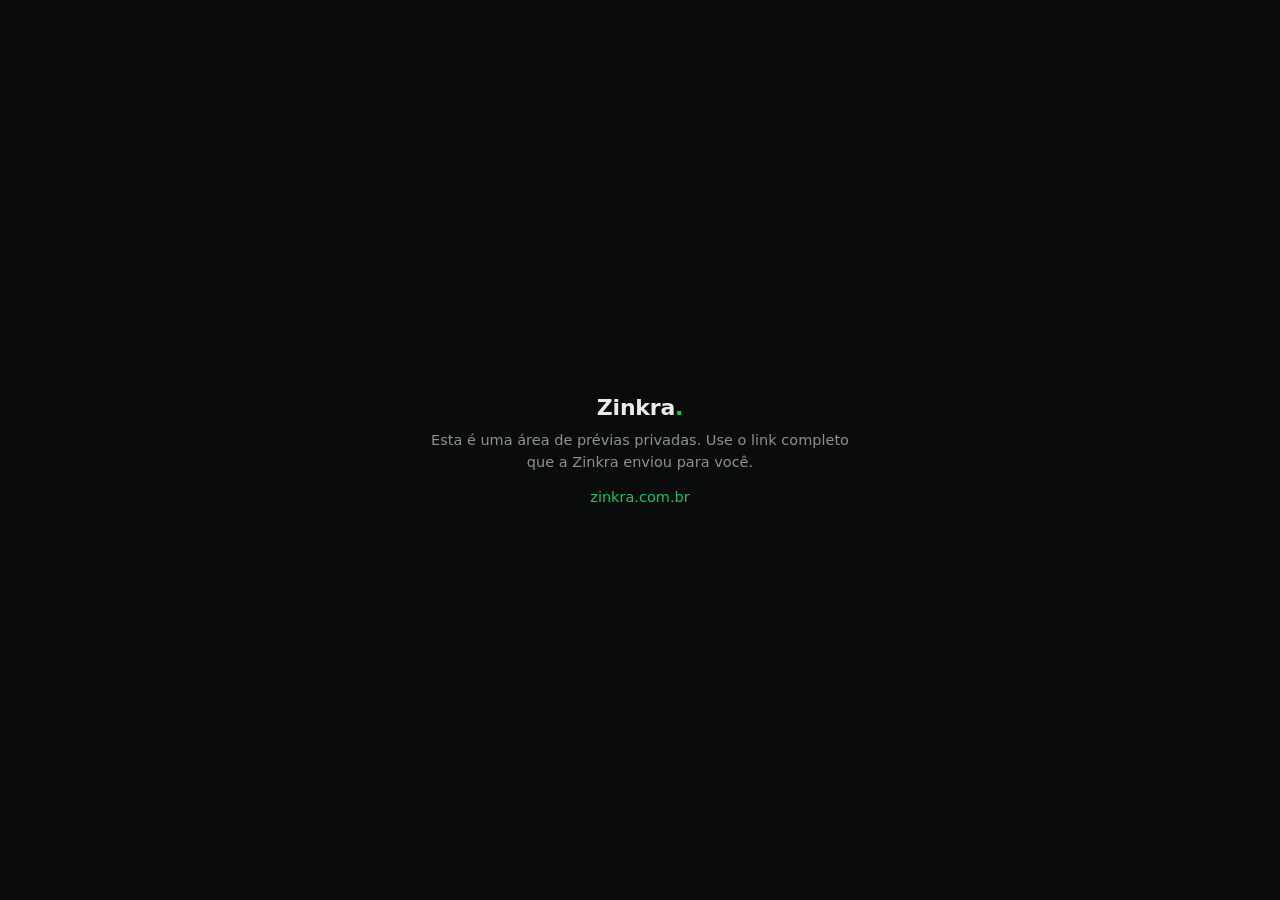
<file: index.html>
<!doctype html>
<html lang="pt-BR">
<head>
<meta charset="utf-8">
<meta name="viewport" content="width=device-width, initial-scale=1">
<meta name="robots" content="noindex, nofollow">
<title>Zinkra</title>
<style>
  body { margin: 0; min-height: 100vh; display: grid; place-items: center; background: #0A0C0B; color: #E8ECE9; font: 16px/1.5 system-ui, -apple-system, sans-serif; text-align: center; }
  main { width: min(440px, 100% - 32px); }
  b { display: block; font-size: 22px; letter-spacing: -.01em; margin-bottom: 6px; }
  b span { color: #15C45A; }
  p { margin: 0; color: #8A938E; font-size: 14.5px; }
  a { color: #15C45A; text-decoration: none; }
</style>
</head>
<body>
<main>
  <b>Zinkra<span>.</span></b>
  <p>Esta é uma área de prévias privadas. Use o link completo que a Zinkra enviou para você.</p>
  <p style="margin-top:14px"><a href="https://zinkra.com.br">zinkra.com.br</a></p>
</main>
</body>
</html>
</file>
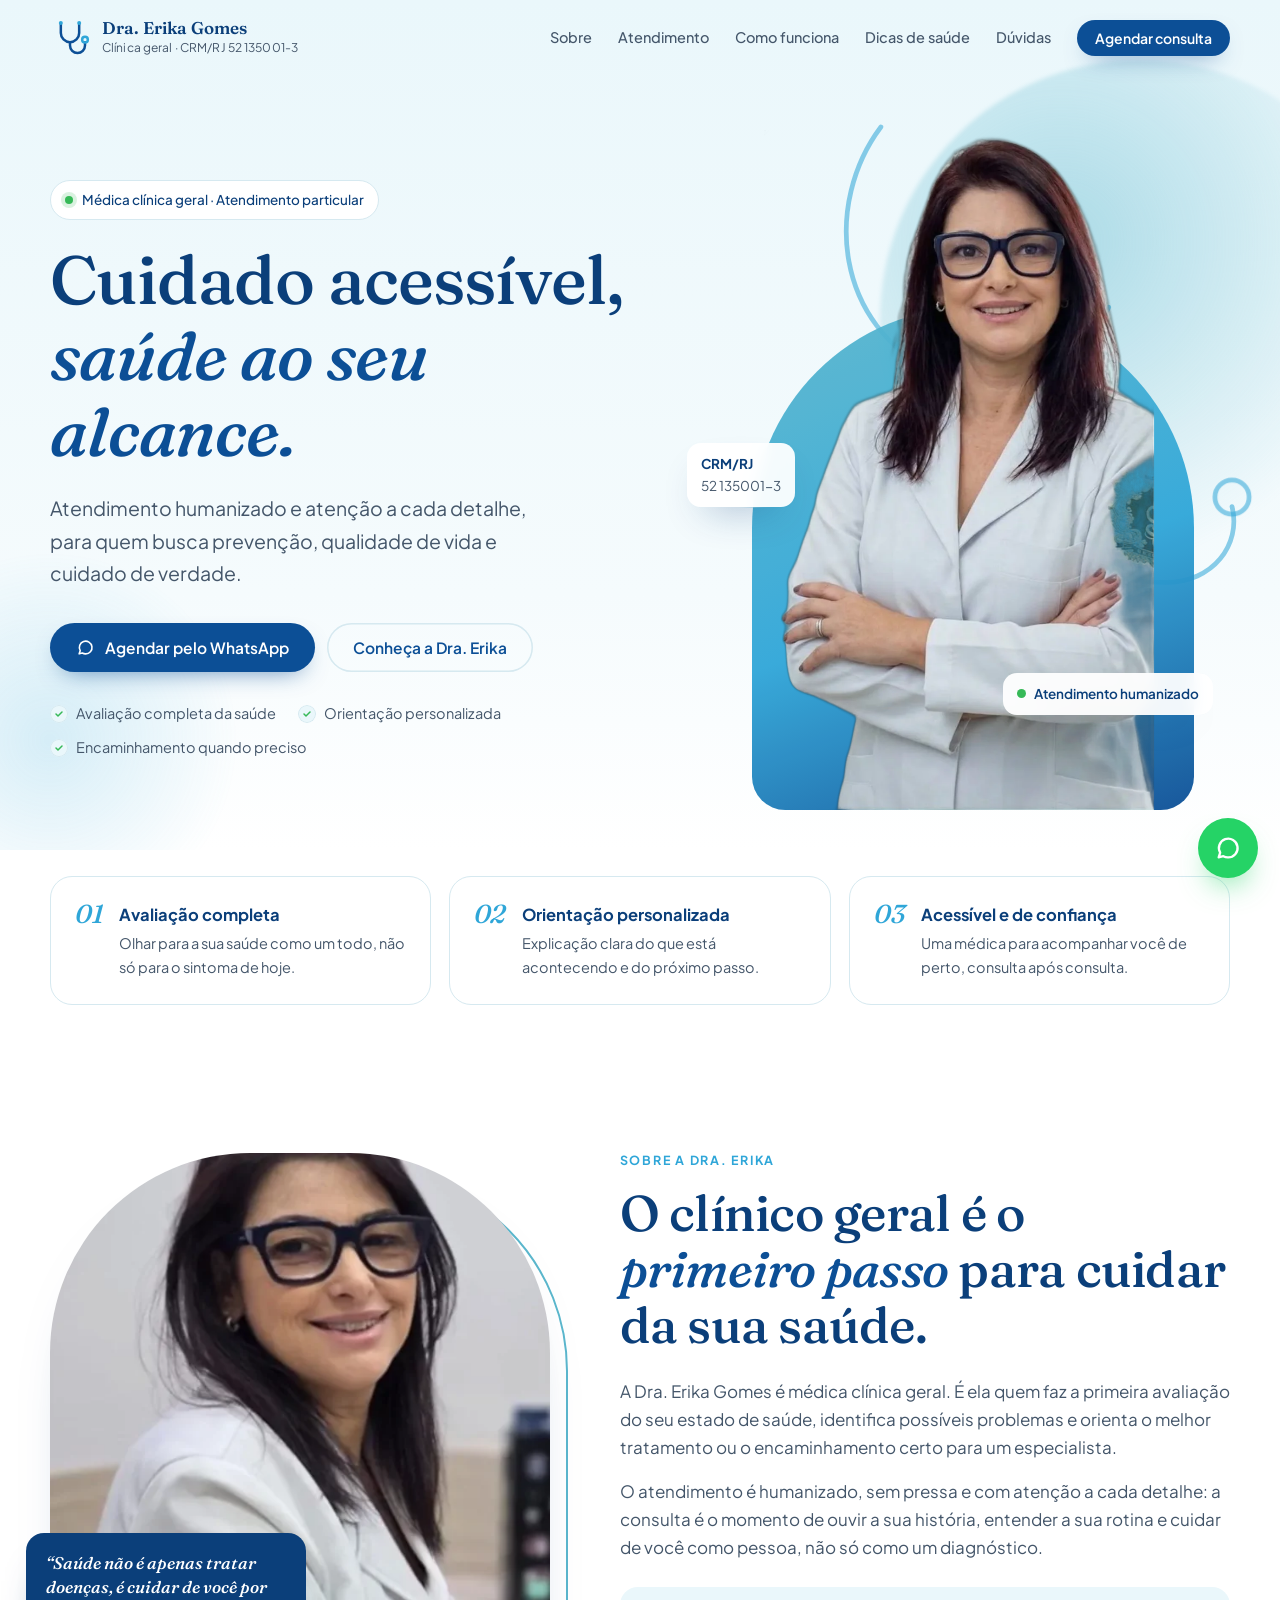
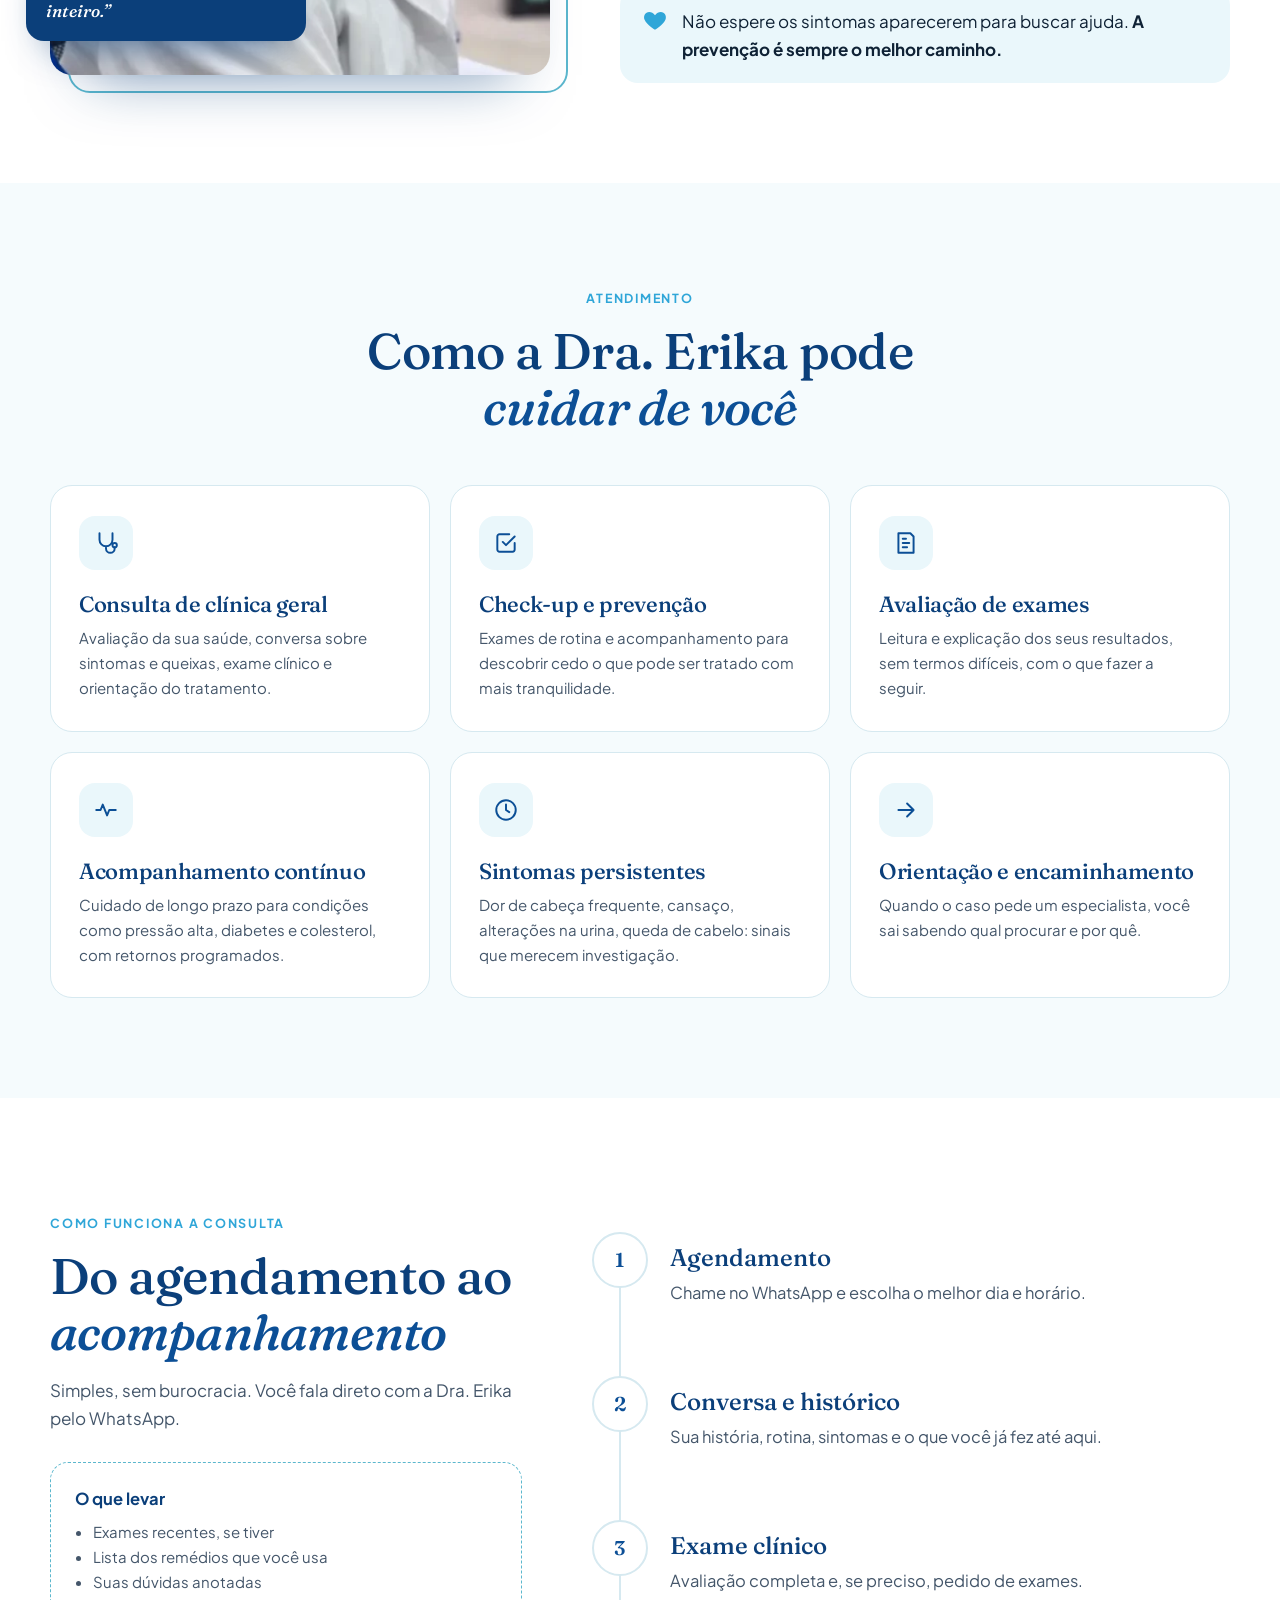
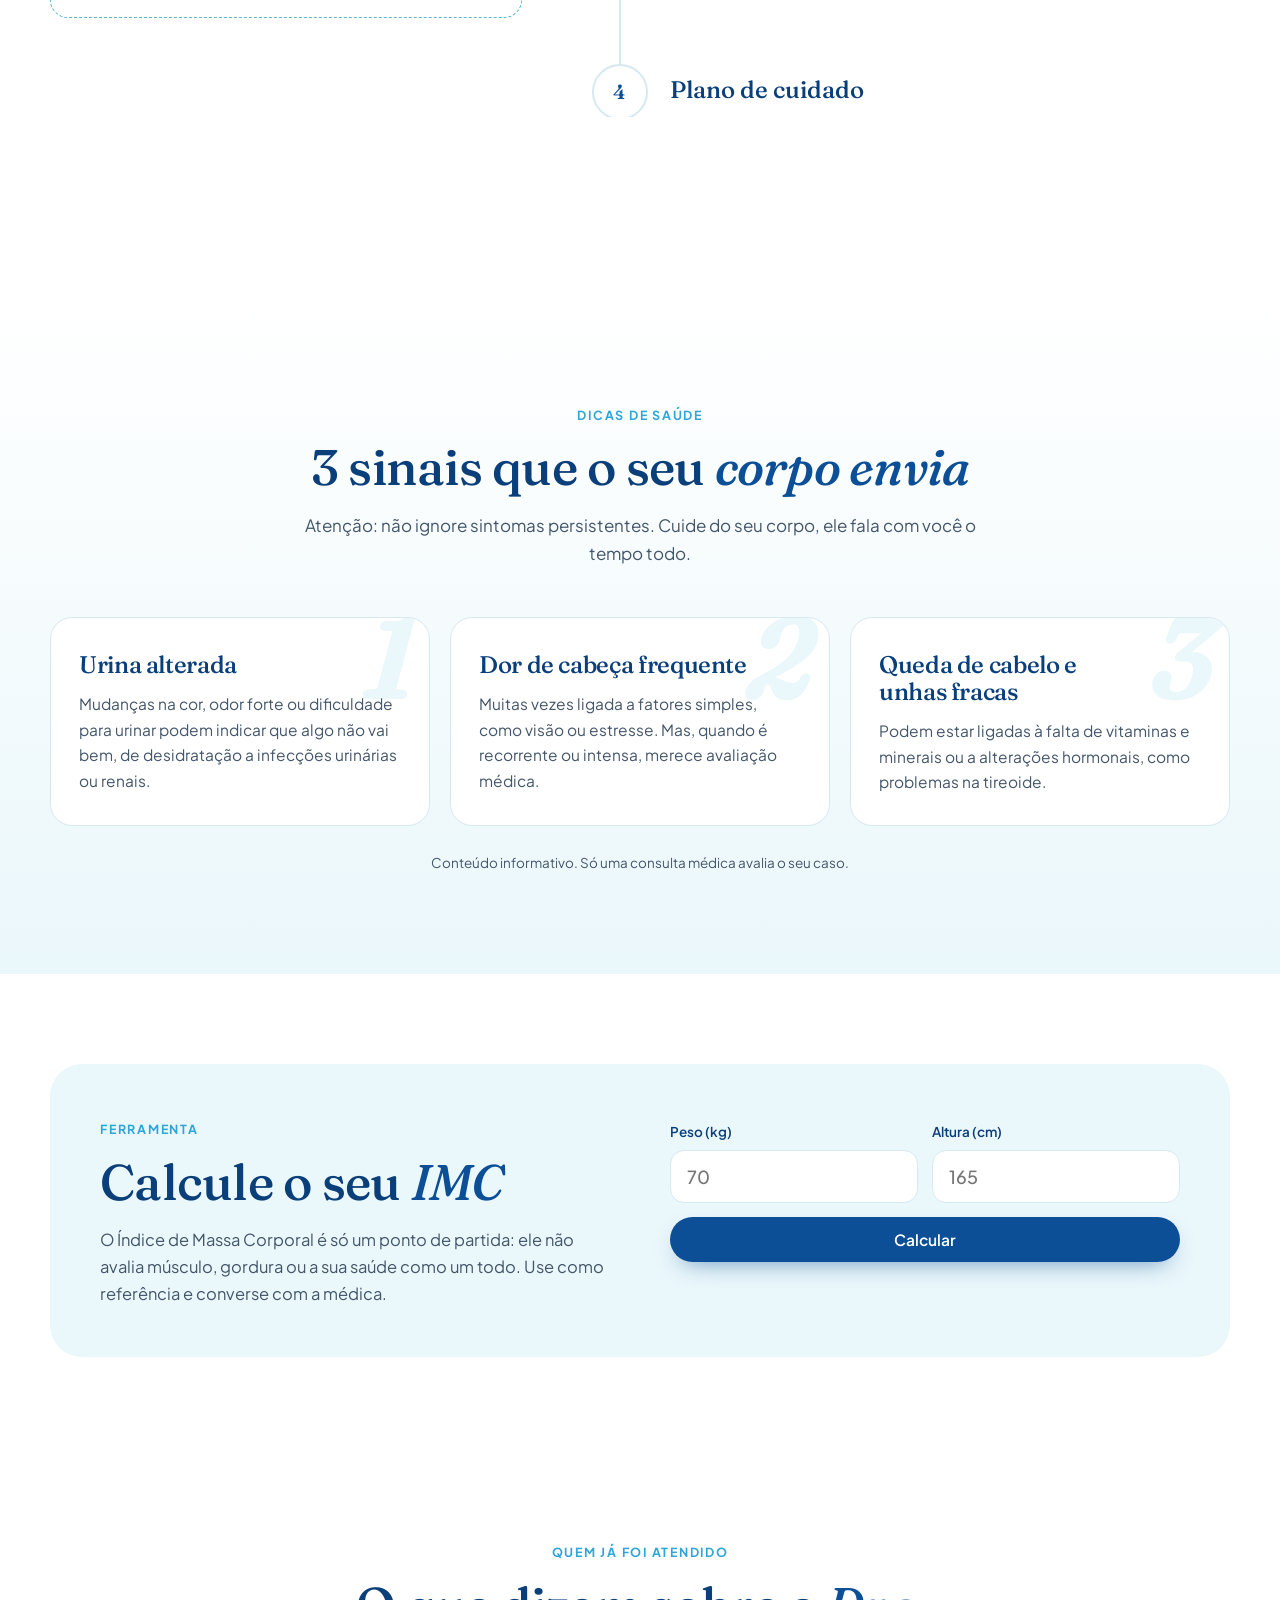
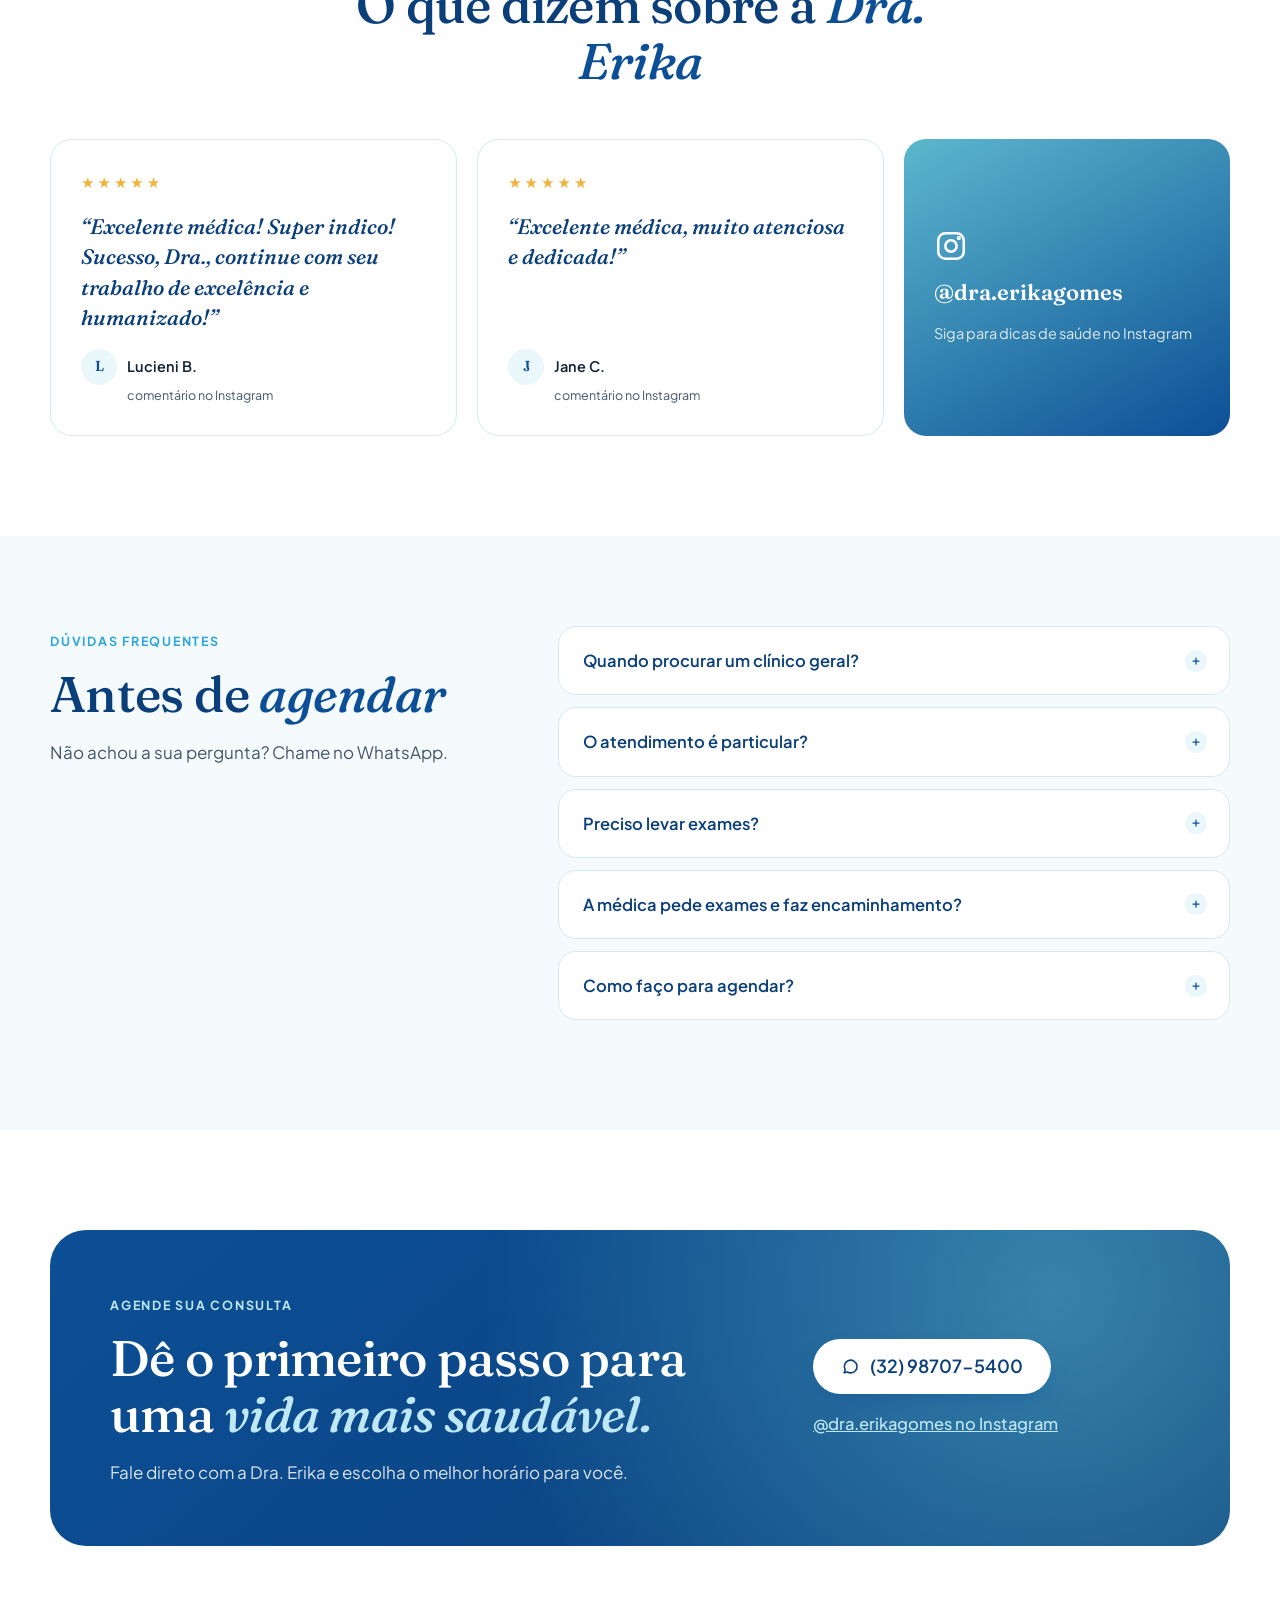
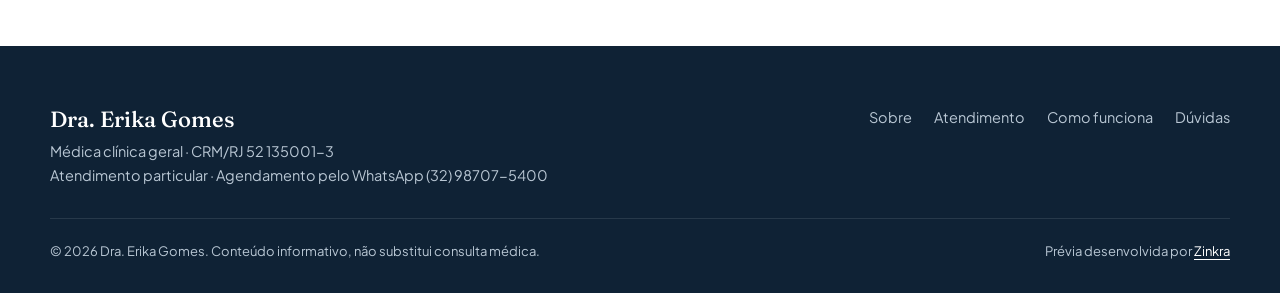
<file: dra-erika-gomes-4fbr/index.html>
<!doctype html>
<html lang="pt-BR">
<head>
<meta charset="utf-8">
<meta name="viewport" content="width=device-width, initial-scale=1">
<meta name="robots" content="noindex, nofollow">
<title>Dra. Erika Gomes · Médica clínica geral</title>
<meta name="description" content="Dra. Erika Gomes, médica clínica geral (CRM/RJ 52 135001-3). Atendimento humanizado, avaliação completa da saúde e orientação personalizada. Agende pelo WhatsApp.">
<meta property="og:title" content="Dra. Erika Gomes · Médica clínica geral">
<meta property="og:description" content="Cuidado acessível, saúde ao seu alcance. Agende sua consulta pelo WhatsApp.">
<meta property="og:image" content="img/og.jpg">
<meta name="theme-color" content="#0C4F96">
<link rel="icon" href="favicon.svg" type="image/svg+xml">
<link rel="preload" href="fonts/fraunces-latin-500-normal.woff2" as="font" type="font/woff2" crossorigin>
<link rel="preload" href="fonts/plus-jakarta-sans-latin-400-normal.woff2" as="font" type="font/woff2" crossorigin>
<link rel="preload" href="img/erika-hero.webp" as="image" type="image/webp">
<link rel="stylesheet" href="style.css">
</head>
<body>
<a class="skip" href="#conteudo">Pular para o conteúdo</a>

<header class="top" id="top">
  <div class="wrap top-in">
    <a class="brand" href="#inicio" aria-label="Dra. Erika Gomes, início">
      <svg class="brand-mark" viewBox="0 0 48 48" aria-hidden="true"><path d="M13 7v11a11 11 0 0 0 22 0V7" /><circle cx="13" cy="6" r="2.4" /><circle cx="35" cy="6" r="2.4" /><path d="M24 29v4a9 9 0 0 0 18 0v-4" /><circle cx="42" cy="26" r="3.4" /></svg>
      <span><b>Dra. Erika Gomes</b><small>Clínica geral · CRM/RJ 52 135001-3</small></span>
    </a>
    <nav class="nav" id="nav" aria-label="Menu principal">
      <a href="#sobre">Sobre</a>
      <a href="#atendimento">Atendimento</a>
      <a href="#consulta">Como funciona</a>
      <a href="#dicas">Dicas de saúde</a>
      <a href="#duvidas">Dúvidas</a>
      <a class="btn btn-sm nav-cta" href="https://wa.me/5532987075400?text=Ol%C3%A1%2C%20Dra.%20Erika!%20Gostaria%20de%20agendar%20uma%20consulta." target="_blank" rel="noopener">Agendar consulta</a>
    </nav>
    <button class="burger" id="burger" type="button" aria-label="Abrir menu" aria-expanded="false" aria-controls="nav"><span></span><span></span></button>
  </div>
</header>

<main id="conteudo">
  <!-- HERO -->
  <section class="hero" id="inicio">
    <div class="blob b1" aria-hidden="true"></div>
    <div class="blob b2" aria-hidden="true"></div>
    <div class="wrap hero-in">
      <div class="hero-txt">
        <span class="tag rv"><i></i>Médica clínica geral · Atendimento particular</span>
        <h1 class="rv">Cuidado acessível,<br><em>saúde ao seu alcance.</em></h1>
        <p class="lead rv">Atendimento humanizado e atenção a cada detalhe, para quem busca prevenção, qualidade de vida e cuidado de verdade.</p>
        <div class="hero-cta rv">
          <a class="btn" href="https://wa.me/5532987075400?text=Ol%C3%A1%2C%20Dra.%20Erika!%20Gostaria%20de%20agendar%20uma%20consulta." target="_blank" rel="noopener">
            <svg viewBox="0 0 24 24" aria-hidden="true"><path d="M4 20l1.3-4A8 8 0 1 1 12 20a8 8 0 0 1-4-1z" /></svg>Agendar pelo WhatsApp
          </a>
          <a class="btn btn-ghost" href="#sobre">Conheça a Dra. Erika</a>
        </div>
        <ul class="hero-points rv">
          <li>Avaliação completa da saúde</li>
          <li>Orientação personalizada</li>
          <li>Encaminhamento quando preciso</li>
        </ul>
      </div>
      <div class="hero-pic">
        <svg class="steth" viewBox="0 0 520 620" aria-hidden="true">
          <path class="steth-line" d="M120 40 C 60 120, 70 250, 180 300 C 260 336, 330 300, 360 230 M 180 300 C 200 420, 300 520, 420 520 C 470 520, 500 480, 490 440" />
          <circle class="steth-dot" cx="490" cy="430" r="18" />
        </svg>
        <div class="pic-ring" aria-hidden="true"></div>
        <picture>
          <source media="(max-width: 700px)" srcset="img/erika-hero-sm.webp">
          <img class="pic" src="img/erika-hero.webp" width="720" height="1256" alt="Dra. Erika Gomes de jaleco branco, sorrindo, com os braços cruzados">
        </picture>
        <div class="chip chip-crm"><b>CRM/RJ</b>52 135001-3</div>
        <div class="chip chip-care"><span class="pulse-dot"></span>Atendimento humanizado</div>
      </div>
    </div>
  </section>

  <!-- PILARES -->
  <section class="pillars">
    <div class="wrap pillars-in">
      <div class="pillar rv"><span class="pi">01</span><div><b>Avaliação completa</b><p>Olhar para a sua saúde como um todo, não só para o sintoma de hoje.</p></div></div>
      <div class="pillar rv"><span class="pi">02</span><div><b>Orientação personalizada</b><p>Explicação clara do que está acontecendo e do próximo passo.</p></div></div>
      <div class="pillar rv"><span class="pi">03</span><div><b>Acessível e de confiança</b><p>Uma médica para acompanhar você de perto, consulta após consulta.</p></div></div>
    </div>
  </section>

  <!-- SOBRE -->
  <section class="about" id="sobre">
    <div class="wrap about-in">
      <figure class="about-pic rv">
        <img src="img/erika-consultorio.webp" width="590" height="616" loading="lazy" alt="Dra. Erika Gomes no consultório, sorrindo">
        <figcaption>“Saúde não é apenas tratar doenças, é cuidar de você por inteiro.”</figcaption>
      </figure>
      <div class="about-txt">
        <span class="eyebrow rv">Sobre a Dra. Erika</span>
        <h2 class="rv">O clínico geral é o <em>primeiro passo</em> para cuidar da sua saúde.</h2>
        <p class="rv">A Dra. Erika Gomes é médica clínica geral. É ela quem faz a primeira avaliação do seu estado de saúde, identifica possíveis problemas e orienta o melhor tratamento ou o encaminhamento certo para um especialista.</p>
        <p class="rv">O atendimento é humanizado, sem pressa e com atenção a cada detalhe: a consulta é o momento de ouvir a sua história, entender a sua rotina e cuidar de você como pessoa, não só como um diagnóstico.</p>
        <div class="about-quote rv">
          <svg viewBox="0 0 24 24" aria-hidden="true"><path d="M12 21s-7.5-4.6-9.6-9.3C.9 8.3 3 4.5 6.7 4.5c2 0 3.6 1.1 5.3 3 1.7-1.9 3.3-3 5.3-3 3.7 0 5.8 3.8 4.3 7.2C19.5 16.4 12 21 12 21z" /></svg>
          <p>Não espere os sintomas aparecerem para buscar ajuda. <b>A prevenção é sempre o melhor caminho.</b></p>
        </div>
      </div>
    </div>
  </section>

  <!-- ATENDIMENTO -->
  <section class="services" id="atendimento">
    <div class="wrap">
      <div class="sec-head">
        <span class="eyebrow rv">Atendimento</span>
        <h2 class="rv">Como a Dra. Erika pode <em>cuidar de você</em></h2>
      </div>
      <div class="cards">
        <article class="card rv">
          <span class="ic"><svg viewBox="0 0 24 24"><path d="M6 3v6a6 6 0 0 0 12 0V3M12 15v2a4 4 0 0 0 8 0v-1" /><circle cx="20" cy="14" r="2" /></svg></span>
          <h3>Consulta de clínica geral</h3>
          <p>Avaliação da sua saúde, conversa sobre sintomas e queixas, exame clínico e orientação do tratamento.</p>
        </article>
        <article class="card rv">
          <span class="ic"><svg viewBox="0 0 24 24"><path d="M9 11l3 3 8-8" /><path d="M20 12v6a2 2 0 0 1-2 2H6a2 2 0 0 1-2-2V6a2 2 0 0 1 2-2h9" /></svg></span>
          <h3>Check-up e prevenção</h3>
          <p>Exames de rotina e acompanhamento para descobrir cedo o que pode ser tratado com mais tranquilidade.</p>
        </article>
        <article class="card rv">
          <span class="ic"><svg viewBox="0 0 24 24"><path d="M8 3h8l3 3v15H5V3z" /><path d="M9 12h6M9 16h4M9 8h3" /></svg></span>
          <h3>Avaliação de exames</h3>
          <p>Leitura e explicação dos seus resultados, sem termos difíceis, com o que fazer a seguir.</p>
        </article>
        <article class="card rv">
          <span class="ic"><svg viewBox="0 0 24 24"><path d="M3 12h4l2-5 4 10 2-5h6" /></svg></span>
          <h3>Acompanhamento contínuo</h3>
          <p>Cuidado de longo prazo para condições como pressão alta, diabetes e colesterol, com retornos programados.</p>
        </article>
        <article class="card rv">
          <span class="ic"><svg viewBox="0 0 24 24"><circle cx="12" cy="12" r="9" /><path d="M12 7v5l3 2" /></svg></span>
          <h3>Sintomas persistentes</h3>
          <p>Dor de cabeça frequente, cansaço, alterações na urina, queda de cabelo: sinais que merecem investigação.</p>
        </article>
        <article class="card rv">
          <span class="ic"><svg viewBox="0 0 24 24"><path d="M5 12h14M13 6l6 6-6 6" /></svg></span>
          <h3>Orientação e encaminhamento</h3>
          <p>Quando o caso pede um especialista, você sai sabendo qual procurar e por quê.</p>
        </article>
      </div>
    </div>
  </section>

  <!-- COMO FUNCIONA -->
  <section class="steps-sec" id="consulta">
    <div class="wrap steps-in">
      <div class="sec-head left">
        <span class="eyebrow rv">Como funciona a consulta</span>
        <h2 class="rv">Do agendamento ao <em>acompanhamento</em></h2>
        <p class="rv">Simples, sem burocracia. Você fala direto com a Dra. Erika pelo WhatsApp.</p>
        <div class="bring rv">
          <b>O que levar</b>
          <ul>
            <li>Exames recentes, se tiver</li>
            <li>Lista dos remédios que você usa</li>
            <li>Suas dúvidas anotadas</li>
          </ul>
        </div>
      </div>
      <ol class="steps" id="steps">
        <li class="step rv"><span class="n">1</span><div><b>Agendamento</b><p>Chame no WhatsApp e escolha o melhor dia e horário.</p></div></li>
        <li class="step rv"><span class="n">2</span><div><b>Conversa e histórico</b><p>Sua história, rotina, sintomas e o que você já fez até aqui.</p></div></li>
        <li class="step rv"><span class="n">3</span><div><b>Exame clínico</b><p>Avaliação completa e, se preciso, pedido de exames.</p></div></li>
        <li class="step rv"><span class="n">4</span><div><b>Plano de cuidado</b><p>Orientação clara, tratamento ou encaminhamento, e o retorno combinado.</p></div></li>
      </ol>
    </div>
  </section>

  <!-- DICAS -->
  <section class="tips" id="dicas">
    <div class="wrap">
      <div class="sec-head">
        <span class="eyebrow rv">Dicas de saúde</span>
        <h2 class="rv">3 sinais que o seu <em>corpo envia</em></h2>
        <p class="rv">Atenção: não ignore sintomas persistentes. Cuide do seu corpo, ele fala com você o tempo todo.</p>
      </div>
      <div class="tip-grid">
        <article class="tip rv">
          <span class="tip-n">1</span>
          <h3>Urina alterada</h3>
          <p>Mudanças na cor, odor forte ou dificuldade para urinar podem indicar que algo não vai bem, de desidratação a infecções urinárias ou renais.</p>
        </article>
        <article class="tip rv">
          <span class="tip-n">2</span>
          <h3>Dor de cabeça frequente</h3>
          <p>Muitas vezes ligada a fatores simples, como visão ou estresse. Mas, quando é recorrente ou intensa, merece avaliação médica.</p>
        </article>
        <article class="tip rv">
          <span class="tip-n">3</span>
          <h3>Queda de cabelo e unhas fracas</h3>
          <p>Podem estar ligadas à falta de vitaminas e minerais ou a alterações hormonais, como problemas na tireoide.</p>
        </article>
      </div>
      <p class="tip-note rv">Conteúdo informativo. Só uma consulta médica avalia o seu caso.</p>
    </div>
  </section>

  <!-- IMC -->
  <section class="tool" id="imc">
    <div class="wrap tool-in">
      <div>
        <span class="eyebrow rv">Ferramenta</span>
        <h2 class="rv">Calcule o seu <em>IMC</em></h2>
        <p class="rv">O Índice de Massa Corporal é só um ponto de partida: ele não avalia músculo, gordura ou a sua saúde como um todo. Use como referência e converse com a médica.</p>
      </div>
      <form class="imc rv" id="imc-form" novalidate>
        <label>Peso (kg)<input id="imc-p" type="number" inputmode="decimal" min="20" max="350" step="0.1" placeholder="70" required></label>
        <label>Altura (cm)<input id="imc-a" type="number" inputmode="decimal" min="100" max="230" step="1" placeholder="165" required></label>
        <button class="btn" type="submit">Calcular</button>
        <output id="imc-out" aria-live="polite"></output>
      </form>
    </div>
  </section>

  <!-- DEPOIMENTOS -->
  <section class="reviews">
    <div class="wrap">
      <div class="sec-head">
        <span class="eyebrow rv">Quem já foi atendido</span>
        <h2 class="rv">O que dizem sobre a <em>Dra. Erika</em></h2>
      </div>
      <div class="rev-grid">
        <blockquote class="rev rv">
          <div class="stars" aria-label="Comentário positivo">★★★★★</div>
          <p>“Excelente médica! Super indico! Sucesso, Dra., continue com seu trabalho de excelência e humanizado!”</p>
          <footer><span class="av">L</span>Lucieni B.<small>comentário no Instagram</small></footer>
        </blockquote>
        <blockquote class="rev rv">
          <div class="stars" aria-label="Comentário positivo">★★★★★</div>
          <p>“Excelente médica, muito atenciosa e dedicada!”</p>
          <footer><span class="av">J</span>Jane C.<small>comentário no Instagram</small></footer>
        </blockquote>
        <a class="rev rev-ig rv" href="https://www.instagram.com/dra.erikagomes/" target="_blank" rel="noopener">
          <svg viewBox="0 0 24 24" aria-hidden="true"><rect x="3" y="3" width="18" height="18" rx="5" /><circle cx="12" cy="12" r="4" /><circle cx="17.5" cy="6.5" r=".6" /></svg>
          <b>@dra.erikagomes</b>
          <span>Siga para dicas de saúde no Instagram</span>
        </a>
      </div>
    </div>
  </section>

  <!-- FAQ -->
  <section class="faq" id="duvidas">
    <div class="wrap faq-in">
      <div class="sec-head left">
        <span class="eyebrow rv">Dúvidas frequentes</span>
        <h2 class="rv">Antes de <em>agendar</em></h2>
        <p class="rv">Não achou a sua pergunta? Chame no WhatsApp.</p>
      </div>
      <div class="acc">
        <details class="rv"><summary>Quando procurar um clínico geral?</summary><p>Sempre que precisar de uma primeira avaliação: sintomas novos ou que não passam, check-up de rotina, exames para entender, ou quando você não sabe qual especialista procurar.</p></details>
        <details class="rv"><summary>O atendimento é particular?</summary><p>Sim, a Dra. Erika atende de forma particular. Valores e formas de pagamento são informados no agendamento pelo WhatsApp.</p></details>
        <details class="rv"><summary>Preciso levar exames?</summary><p>Se você tiver exames recentes, leve. Também ajuda levar a lista dos remédios que usa. Se não tiver nada, tudo bem: a consulta começa do zero.</p></details>
        <details class="rv"><summary>A médica pede exames e faz encaminhamento?</summary><p>Sim. Se for preciso investigar melhor, ela solicita os exames. E, se o caso pedir, encaminha para o especialista certo.</p></details>
        <details class="rv"><summary>Como faço para agendar?</summary><p>Pelo WhatsApp (32) 98707-5400. É só mandar uma mensagem com o seu nome e o melhor período para você.</p></details>
      </div>
    </div>
  </section>

  <!-- CONTATO -->
  <section class="contact" id="contato">
    <div class="wrap">
      <div class="contact-card rv">
        <div>
          <span class="eyebrow light">Agende sua consulta</span>
          <h2>Dê o primeiro passo para uma <em>vida mais saudável.</em></h2>
          <p>Fale direto com a Dra. Erika e escolha o melhor horário para você.</p>
        </div>
        <div class="contact-actions">
          <a class="btn btn-light" href="https://wa.me/5532987075400?text=Ol%C3%A1%2C%20Dra.%20Erika!%20Gostaria%20de%20agendar%20uma%20consulta." target="_blank" rel="noopener">
            <svg viewBox="0 0 24 24" aria-hidden="true"><path d="M4 20l1.3-4A8 8 0 1 1 12 20a8 8 0 0 1-4-1z" /></svg>(32) 98707-5400
          </a>
          <a class="link-light" href="https://www.instagram.com/dra.erikagomes/" target="_blank" rel="noopener">@dra.erikagomes no Instagram</a>
        </div>
      </div>
    </div>
  </section>
</main>

<footer class="foot">
  <div class="wrap foot-in">
    <div>
      <b>Dra. Erika Gomes</b>
      <p>Médica clínica geral · CRM/RJ 52 135001-3</p>
      <p>Atendimento particular · Agendamento pelo WhatsApp (32) 98707-5400</p>
    </div>
    <nav aria-label="Rodapé">
      <a href="#sobre">Sobre</a><a href="#atendimento">Atendimento</a><a href="#consulta">Como funciona</a><a href="#duvidas">Dúvidas</a>
    </nav>
  </div>
  <div class="wrap foot-bottom">
    <span>© 2026 Dra. Erika Gomes. Conteúdo informativo, não substitui consulta médica.</span>
    <span>Prévia desenvolvida por <a href="https://zinkra.com.br" target="_blank" rel="noopener">Zinkra</a></span>
  </div>
</footer>

<a class="wa-float" href="https://wa.me/5532987075400?text=Ol%C3%A1%2C%20Dra.%20Erika!%20Gostaria%20de%20agendar%20uma%20consulta." target="_blank" rel="noopener" aria-label="Agendar pelo WhatsApp">
  <svg viewBox="0 0 24 24" aria-hidden="true"><path d="M4 20l1.3-4A8 8 0 1 1 12 20a8 8 0 0 1-4-1z" /></svg>
</a>
<button class="to-top" id="to-top" type="button" aria-label="Voltar ao topo"><svg viewBox="0 0 24 24"><path d="M12 19V5M6 11l6-6 6 6" /></svg></button>

<script src="main.js" defer></script>
</body>
</html>
</file>
<file: dra-erika-gomes-4fbr/style.css>
@font-face { font-family: 'Fraunces'; src: url('fonts/fraunces-latin-500-normal.woff2') format('woff2'); font-weight: 500; font-display: swap; }
@font-face { font-family: 'Fraunces'; src: url('fonts/fraunces-latin-500-italic.woff2') format('woff2'); font-weight: 500; font-style: italic; font-display: swap; }
@font-face { font-family: 'Fraunces'; src: url('fonts/fraunces-latin-600-normal.woff2') format('woff2'); font-weight: 600; font-display: swap; }
@font-face { font-family: 'Jakarta'; src: url('fonts/plus-jakarta-sans-latin-400-normal.woff2') format('woff2'); font-weight: 400; font-display: swap; }
@font-face { font-family: 'Jakarta'; src: url('fonts/plus-jakarta-sans-latin-500-normal.woff2') format('woff2'); font-weight: 500; font-display: swap; }
@font-face { font-family: 'Jakarta'; src: url('fonts/plus-jakarta-sans-latin-600-normal.woff2') format('woff2'); font-weight: 600; font-display: swap; }
@font-face { font-family: 'Jakarta'; src: url('fonts/plus-jakarta-sans-latin-700-normal.woff2') format('woff2'); font-weight: 700; font-display: swap; }

:root {
  --navy: #0B3F7A;
  --blue: #0C4F96;
  --sky: #2FA6D8;
  --teal: #5BB7CD;
  --mist: #EAF7FB;
  --mist-2: #F5FBFD;
  --ink: #0F2235;
  --ink-2: #44566A;
  --line: #D6E9F0;
  --green: #36B957;
  --white: #fff;
  --r: 22px;
  --ease: cubic-bezier(.22, .8, .24, 1);
  --serif: 'Fraunces', Georgia, serif;
  --sans: 'Jakarta', system-ui, -apple-system, 'Segoe UI', sans-serif;
}
* { box-sizing: border-box; }
html { scroll-behavior: smooth; scroll-padding-top: 84px; }
body { margin: 0; background: var(--white); color: var(--ink); font: 400 16.5px/1.65 var(--sans); -webkit-font-smoothing: antialiased; overflow-x: hidden; }
img { display: block; max-width: 100%; height: auto; }
a { color: inherit; }
h1, h2, h3 { font-family: var(--serif); font-weight: 500; line-height: 1.12; margin: 0; letter-spacing: -0.015em; }
h1 em, h2 em { font-style: italic; color: var(--blue); }
p { margin: 0; }
.wrap { width: min(1180px, 100% - 40px); margin: 0 auto; }
.skip { position: absolute; left: -9999px; }
.skip:focus { left: 16px; top: 12px; z-index: 100; background: var(--navy); color: #fff; padding: 8px 14px; border-radius: 8px; }
:focus-visible { outline: 3px solid var(--sky); outline-offset: 3px; border-radius: 6px; }

/* botões */
.btn { display: inline-flex; align-items: center; gap: 10px; padding: 15px 26px; border-radius: 999px; background: var(--blue); color: #fff; font: 600 15.5px/1 var(--sans); text-decoration: none; border: 0; cursor: pointer; box-shadow: 0 10px 24px -12px rgba(12, 79, 150, .7); transition: transform .3s var(--ease), box-shadow .3s var(--ease), background .3s var(--ease); }
.btn svg { width: 19px; height: 19px; fill: none; stroke: currentColor; stroke-width: 2; stroke-linejoin: round; }
.btn:hover { transform: translateY(-2px); background: var(--navy); box-shadow: 0 16px 30px -14px rgba(12, 79, 150, .8); }
.btn-sm { padding: 11px 18px; font-size: 14px; }
.btn-ghost { background: transparent; color: var(--blue); box-shadow: inset 0 0 0 1.5px var(--line); }
.btn-ghost:hover { background: var(--mist); color: var(--navy); box-shadow: inset 0 0 0 1.5px var(--teal); }
.btn-light { background: #fff; color: var(--navy); }
.btn-light:hover { background: var(--mist); }

/* topo */
.top { position: fixed; inset: 0 0 auto; z-index: 50; transition: background .35s var(--ease), box-shadow .35s var(--ease), padding .35s var(--ease); padding: 18px 0; }
.top.scrolled { background: rgba(255, 255, 255, .88); backdrop-filter: blur(14px); -webkit-backdrop-filter: blur(14px); box-shadow: 0 1px 0 var(--line); padding: 10px 0; }
.top-in { display: flex; align-items: center; justify-content: space-between; gap: 20px; }
.brand { display: flex; align-items: center; gap: 12px; text-decoration: none; }
.brand-mark { width: 40px; height: 40px; fill: none; stroke: var(--blue); stroke-width: 3; stroke-linecap: round; }
.brand-mark circle { fill: var(--sky); stroke: none; }
.brand-mark circle:last-child { fill: none; stroke: var(--sky); }
.brand b { display: block; font: 600 17px/1.15 var(--serif); color: var(--navy); }
.brand small { display: block; font-size: 12px; color: var(--ink-2); letter-spacing: .01em; }
.nav { display: flex; align-items: center; gap: 26px; }
.nav a:not(.btn) { text-decoration: none; font-size: 14.5px; font-weight: 500; color: var(--ink-2); position: relative; }
.nav a:not(.btn)::after { content: ''; position: absolute; left: 0; right: 0; bottom: -5px; height: 2px; background: var(--sky); transform: scaleX(0); transform-origin: left; transition: transform .35s var(--ease); }
.nav a:not(.btn):hover { color: var(--navy); }
.nav a:not(.btn):hover::after { transform: scaleX(1); }
.burger { display: none; width: 44px; height: 44px; border: 0; border-radius: 12px; background: var(--mist); cursor: pointer; position: relative; }
.burger span { position: absolute; left: 12px; right: 12px; height: 2px; background: var(--navy); border-radius: 2px; transition: transform .35s var(--ease), top .35s var(--ease); }
.burger span:first-child { top: 17px; }
.burger span:last-child { top: 25px; }
.burger[aria-expanded="true"] span:first-child { top: 21px; transform: rotate(45deg); }
.burger[aria-expanded="true"] span:last-child { top: 21px; transform: rotate(-45deg); }

/* hero */
.hero { position: relative; padding: 130px 0 40px; background: linear-gradient(180deg, var(--mist) 0%, var(--mist-2) 70%, #fff 100%); overflow: hidden; }
.blob { position: absolute; border-radius: 50%; filter: blur(2px); pointer-events: none; }
.b1 { width: 520px; height: 520px; right: -120px; top: 60px; background: radial-gradient(circle at 35% 35%, rgba(91, 183, 205, .45), rgba(91, 183, 205, 0) 70%); animation: float 14s ease-in-out infinite; }
.b2 { width: 380px; height: 380px; left: -140px; bottom: -80px; background: radial-gradient(circle at 50% 50%, rgba(47, 166, 216, .18), rgba(47, 166, 216, 0) 70%); animation: float 18s ease-in-out infinite reverse; }
@keyframes float { 50% { transform: translate(-24px, 18px) scale(1.04); } }
.hero-in { position: relative; display: grid; grid-template-columns: 1.05fr .95fr; gap: 40px; align-items: center; }
.tag { display: inline-flex; align-items: center; gap: 9px; padding: 8px 14px; border-radius: 999px; background: #fff; border: 1px solid var(--line); font-size: 13.5px; font-weight: 500; color: var(--navy); }
.tag i { width: 8px; height: 8px; border-radius: 50%; background: var(--green); box-shadow: 0 0 0 4px rgba(54, 185, 87, .18); }
.hero h1 { font-size: clamp(40px, 5.3vw, 70px); margin: 22px 0 22px; color: var(--navy); }
.lead { font-size: clamp(17px, 1.6vw, 19.5px); color: var(--ink-2); max-width: 520px; }
.hero-cta { display: flex; flex-wrap: wrap; gap: 12px; margin: 34px 0 30px; }
.hero-points { list-style: none; padding: 0; margin: 0; display: flex; flex-wrap: wrap; gap: 10px 22px; font-size: 14.5px; color: var(--ink-2); }
.hero-points li { display: flex; align-items: center; gap: 8px; }
.hero-points li::before { content: ''; width: 18px; height: 18px; border-radius: 50%; background: var(--mist) url("data:image/svg+xml,%3Csvg xmlns='http://www.w3.org/2000/svg' viewBox='0 0 24 24' fill='none' stroke='%2336B957' stroke-width='3' stroke-linecap='round' stroke-linejoin='round'%3E%3Cpath d='M6 12l4 4 8-8'/%3E%3C/svg%3E") center/12px no-repeat; box-shadow: inset 0 0 0 1px var(--line); }
.hero-pic { position: relative; justify-self: center; width: min(470px, 100%); aspect-ratio: 720 / 1256; max-height: 680px; }
.pic-ring { position: absolute; left: 6%; right: 0; bottom: 0; height: 74%; border-radius: 240px 240px 36px 36px; background: linear-gradient(160deg, var(--teal), var(--sky) 55%, var(--blue)); opacity: .95; transform-origin: bottom; animation: rise 1.2s var(--ease) both .15s; }
.pic { position: relative; width: 100%; height: 100%; object-fit: contain; object-position: bottom; animation: reveal 1.3s var(--ease) both .3s; }
@keyframes rise { from { transform: scaleY(.6); opacity: 0; } }
@keyframes reveal { from { opacity: 0; transform: translateY(30px) scale(.97); } }
.steth { position: absolute; inset: -6% -14% auto auto; width: 105%; height: auto; z-index: -0; fill: none; }
.steth-line { stroke: var(--sky); stroke-width: 5; stroke-linecap: round; stroke-dasharray: 1400; stroke-dashoffset: 1400; animation: draw 2.6s var(--ease) forwards .6s; opacity: .55; }
.steth-dot { fill: none; stroke: var(--sky); stroke-width: 5; opacity: 0; animation: pop .5s var(--ease) forwards 2.8s; }
@keyframes draw { to { stroke-dashoffset: 0; } }
@keyframes pop { from { opacity: 0; transform: scale(.4); transform-origin: 490px 430px; } to { opacity: .55; } }
.chip { position: absolute; display: flex; align-items: center; gap: 8px; padding: 10px 14px; border-radius: 14px; background: rgba(255, 255, 255, .94); backdrop-filter: blur(8px); box-shadow: 0 18px 40px -20px rgba(11, 63, 122, .45); font-size: 13.5px; color: var(--ink-2); animation: chip 1s var(--ease) both; }
.chip b { color: var(--navy); font-weight: 700; }
.chip-crm { left: -8%; top: 46%; flex-direction: column; align-items: flex-start; gap: 0; animation-delay: 1.1s; }
.chip-care { right: -4%; bottom: 14%; animation-delay: 1.35s; font-weight: 600; color: var(--navy); }
.pulse-dot { width: 9px; height: 9px; border-radius: 50%; background: var(--green); animation: pulse 2s infinite; }
@keyframes chip { from { opacity: 0; transform: translateY(14px); } }
@keyframes pulse { 0% { box-shadow: 0 0 0 0 rgba(54, 185, 87, .55); } 70% { box-shadow: 0 0 0 10px rgba(54, 185, 87, 0); } 100% { box-shadow: 0 0 0 0 rgba(54, 185, 87, 0); } }

/* pilares */
.pillars { padding: 26px 0 70px; }
.pillars-in { display: grid; grid-template-columns: repeat(3, 1fr); gap: 18px; }
.pillar { display: flex; gap: 16px; padding: 24px; border-radius: var(--r); background: #fff; border: 1px solid var(--line); transition: transform .4s var(--ease), box-shadow .4s var(--ease); }
.pillar:hover { transform: translateY(-4px); box-shadow: 0 22px 40px -28px rgba(11, 63, 122, .45); }
.pi { font: 500 italic 26px/1 var(--serif); color: var(--sky); }
.pillar b { display: block; font-size: 16.5px; color: var(--navy); margin-bottom: 4px; }
.pillar p { font-size: 14.5px; color: var(--ink-2); }

/* seções */
section { position: relative; }
.eyebrow { display: inline-block; font-size: 12.5px; font-weight: 700; letter-spacing: .14em; text-transform: uppercase; color: var(--sky); margin-bottom: 14px; }
.eyebrow.light { color: #BFE8F6; }
.sec-head { text-align: center; max-width: 680px; margin: 0 auto 50px; }
.sec-head.left { text-align: left; margin: 0; }
.sec-head h2, .about-txt h2, .tool h2 { font-size: clamp(32px, 4vw, 50px); color: var(--navy); }
.sec-head p { margin-top: 16px; color: var(--ink-2); font-size: 17px; }

/* sobre */
.about { padding: 70px 0 100px; }
.about-in { display: grid; grid-template-columns: .9fr 1.1fr; gap: 70px; align-items: center; }
.about-pic { position: relative; margin: 0; }
.about-pic img { width: 100%; border-radius: 200px 200px var(--r) var(--r); object-fit: cover; aspect-ratio: 590 / 616; box-shadow: 0 40px 60px -40px rgba(11, 63, 122, .55); }
.about-pic::before { content: ''; position: absolute; inset: 18px -18px -18px 18px; border-radius: 200px 200px var(--r) var(--r); border: 2px solid var(--teal); z-index: -1; }
.about-pic figcaption { position: absolute; left: -24px; bottom: 34px; max-width: 280px; padding: 18px 20px; border-radius: 18px; background: var(--navy); color: #fff; font: 500 italic 17px/1.4 var(--serif); box-shadow: 0 24px 40px -24px rgba(11, 63, 122, .8); }
.about-txt h2 { margin-bottom: 24px; }
.about-txt p { color: var(--ink-2); margin-bottom: 16px; font-size: 17px; }
.about-quote { display: flex; gap: 14px; align-items: flex-start; margin-top: 26px; padding: 20px 22px; border-radius: 18px; background: var(--mist); }
.about-quote svg { flex: none; width: 26px; height: 26px; fill: var(--sky); }
.about-quote p { margin: 0; color: var(--ink); }

/* atendimento */
.services { padding: 100px 0; background: var(--mist-2); }
.cards { display: grid; grid-template-columns: repeat(3, 1fr); gap: 20px; }
.card { padding: 30px 28px; border-radius: var(--r); background: #fff; border: 1px solid var(--line); transition: transform .45s var(--ease), box-shadow .45s var(--ease), border-color .45s var(--ease); }
.card:hover { transform: translateY(-6px); border-color: var(--teal); box-shadow: 0 30px 50px -36px rgba(11, 63, 122, .55); }
.ic { display: grid; place-items: center; width: 54px; height: 54px; border-radius: 16px; background: var(--mist); margin-bottom: 22px; transition: background .4s var(--ease), transform .4s var(--ease); }
.ic svg { width: 26px; height: 26px; fill: none; stroke: var(--blue); stroke-width: 1.8; stroke-linecap: round; stroke-linejoin: round; transition: stroke .4s var(--ease); }
.card:hover .ic { background: var(--blue); transform: rotate(-6deg); }
.card:hover .ic svg { stroke: #fff; }
.card h3 { font-size: 22px; color: var(--navy); margin-bottom: 10px; }
.card p { font-size: 15px; color: var(--ink-2); }

/* como funciona */
.steps-sec { padding: 110px 0; }
.steps-in { display: grid; grid-template-columns: .85fr 1.15fr; gap: 70px; align-items: start; }
.steps-in .sec-head { position: sticky; top: 110px; }
.bring { margin-top: 30px; padding: 22px 24px; border-radius: 18px; border: 1px dashed var(--teal); background: #fff; }
.bring b { display: block; color: var(--navy); margin-bottom: 8px; }
.bring ul { margin: 0; padding-left: 18px; color: var(--ink-2); font-size: 15px; }
.steps { list-style: none; margin: 0; padding: 0 0 0 0; position: relative; display: flex; flex-direction: column; gap: 22px; --fill: 0; }
.steps::before, .steps::after { content: ''; position: absolute; left: 27px; top: 30px; bottom: 30px; width: 2px; background: var(--line); }
.steps::after { background: linear-gradient(var(--sky), var(--blue)); transform-origin: top; transform: scaleY(var(--fill)); transition: transform .2s linear; }
.step { position: relative; z-index: 1; display: flex; gap: 22px; align-items: flex-start; padding: 24px 26px 24px 0; }
.step .n { flex: none; display: grid; place-items: center; width: 56px; height: 56px; border-radius: 50%; background: #fff; border: 2px solid var(--line); font: 600 20px/1 var(--serif); color: var(--blue); transition: background .5s var(--ease), color .5s var(--ease), border-color .5s var(--ease); }
.step.on .n { background: var(--blue); border-color: var(--blue); color: #fff; }
.step b { display: block; font: 500 24px/1.2 var(--serif); color: var(--navy); margin: 12px 0 6px; }
.step p { color: var(--ink-2); }

/* dicas */
.tips { padding: 100px 0; background: linear-gradient(180deg, #fff, var(--mist)); }
.tip-grid { display: grid; grid-template-columns: repeat(3, 1fr); gap: 20px; }
.tip { position: relative; padding: 34px 28px 30px; border-radius: var(--r); background: #fff; border: 1px solid var(--line); overflow: hidden; transition: transform .45s var(--ease); }
.tip:hover { transform: translateY(-5px); }
.tip-n { position: absolute; right: 18px; top: -14px; font: 600 italic 110px/1 var(--serif); color: var(--mist); transition: color .45s var(--ease); }
.tip:hover .tip-n { color: #D3EEF6; }
.tip h3 { position: relative; font-size: 24px; padding-right: 54px; color: var(--navy); margin-bottom: 12px; }
.tip p { position: relative; color: var(--ink-2); font-size: 15.5px; }
.tip-note { text-align: center; margin-top: 26px; font-size: 13.5px; color: var(--ink-2); }

/* IMC */
.tool { padding: 90px 0; }
.tool-in { display: grid; grid-template-columns: 1fr 1fr; gap: 60px; align-items: center; padding: 50px; border-radius: 32px; background: var(--mist); }
.tool p { color: var(--ink-2); margin-top: 16px; }
.imc { display: grid; grid-template-columns: 1fr 1fr; gap: 14px; }
.imc label { display: flex; flex-direction: column; gap: 6px; font-size: 13.5px; font-weight: 600; color: var(--navy); }
.imc input { font: 500 18px var(--sans); padding: 14px 16px; border-radius: 14px; border: 1.5px solid var(--line); background: #fff; color: var(--ink); transition: border-color .3s var(--ease); }
.imc input:focus { outline: 0; border-color: var(--sky); }
.imc .btn { grid-column: 1 / -1; justify-content: center; }
.imc output { grid-column: 1 / -1; min-height: 24px; font-size: 15.5px; color: var(--ink); }
.imc output b { font: 600 30px/1 var(--serif); color: var(--blue); margin-right: 8px; }

/* depoimentos */
.reviews { padding: 90px 0 100px; }
.rev-grid { display: grid; grid-template-columns: 1fr 1fr .8fr; gap: 20px; }
.rev { margin: 0; padding: 30px; border-radius: var(--r); background: #fff; border: 1px solid var(--line); display: flex; flex-direction: column; gap: 16px; }
.stars { color: #F2B33D; letter-spacing: 3px; font-size: 15px; }
.rev p { font: 500 italic 21px/1.45 var(--serif); color: var(--navy); flex: 1; }
.rev footer { display: flex; align-items: center; gap: 10px; font-weight: 600; font-size: 14.5px; flex-wrap: wrap; }
.rev footer small { width: 100%; padding-left: 46px; margin-top: -10px; font-weight: 400; color: var(--ink-2); font-size: 12.5px; }
.av { display: grid; place-items: center; width: 36px; height: 36px; border-radius: 50%; background: var(--mist); color: var(--blue); font-family: var(--serif); }
.rev-ig { text-decoration: none; justify-content: center; background: linear-gradient(150deg, var(--teal), var(--blue)); border: 0; color: #fff; transition: transform .45s var(--ease); }
.rev-ig:hover { transform: translateY(-5px); }
.rev-ig svg { width: 34px; height: 34px; fill: none; stroke: #fff; stroke-width: 1.8; }
.rev-ig b { font: 600 22px/1.2 var(--serif); }
.rev-ig span { opacity: .85; font-size: 14.5px; }

/* FAQ */
.faq { padding: 90px 0 110px; background: var(--mist-2); }
.faq-in { display: grid; grid-template-columns: .8fr 1.2fr; gap: 60px; align-items: start; }
.acc { display: flex; flex-direction: column; gap: 12px; }
.acc details { border-radius: 18px; background: #fff; border: 1px solid var(--line); overflow: hidden; transition: border-color .3s var(--ease); }
.acc details[open] { border-color: var(--teal); }
.acc summary { list-style: none; cursor: pointer; padding: 20px 56px 20px 24px; position: relative; font-weight: 600; color: var(--navy); font-size: 16.5px; }
.acc summary::-webkit-details-marker { display: none; }
.acc summary::after { content: ''; position: absolute; right: 22px; top: 50%; width: 22px; height: 22px; margin-top: -11px; border-radius: 50%; background: var(--mist) url("data:image/svg+xml,%3Csvg xmlns='http://www.w3.org/2000/svg' viewBox='0 0 24 24' fill='none' stroke='%230C4F96' stroke-width='2.5' stroke-linecap='round'%3E%3Cpath d='M12 6v12M6 12h12'/%3E%3C/svg%3E") center/12px no-repeat; transition: transform .4s var(--ease); }
.acc details[open] summary::after { transform: rotate(135deg); }
.acc details p { padding: 0 24px 22px; color: var(--ink-2); }
.acc .acc-body { overflow: hidden; transition: height .4s var(--ease); }

/* contato */
.contact { padding: 100px 0; }
.contact-card { display: grid; grid-template-columns: 1.3fr .7fr; gap: 40px; align-items: center; padding: 60px; border-radius: 36px; background: radial-gradient(circle at 85% 20%, rgba(91, 183, 205, .55), transparent 55%), linear-gradient(140deg, var(--blue), var(--navy)); color: #fff; overflow: hidden; }
.contact-card h2 { font-size: clamp(32px, 4vw, 50px); color: #fff; }
.contact-card h2 em { color: #BFE8F6; }
.contact-card p { margin-top: 16px; opacity: .85; font-size: 17px; }
.contact-actions { display: flex; flex-direction: column; align-items: flex-start; gap: 16px; }
.contact-actions .btn { font-size: 18px; padding: 18px 28px; }
.link-light { color: #BFE8F6; font-weight: 500; }

/* rodapé */
.foot { padding: 60px 0 30px; background: var(--ink); color: #B9C7D4; font-size: 14.5px; }
.foot-in { display: flex; justify-content: space-between; gap: 30px; flex-wrap: wrap; padding-bottom: 30px; border-bottom: 1px solid rgba(255, 255, 255, .1); }
.foot b { display: block; font: 500 22px/1.2 var(--serif); color: #fff; margin-bottom: 8px; }
.foot nav { display: flex; gap: 22px; flex-wrap: wrap; }
.foot a { text-decoration: none; }
.foot a:hover { color: #fff; }
.foot-bottom { display: flex; justify-content: space-between; gap: 16px; flex-wrap: wrap; padding-top: 22px; font-size: 13px; }
.foot-bottom a { color: #fff; text-decoration: underline; text-underline-offset: 3px; }

/* flutuantes */
.wa-float { position: fixed; right: 22px; bottom: 22px; z-index: 40; display: grid; place-items: center; width: 60px; height: 60px; border-radius: 50%; background: #25D366; color: #fff; box-shadow: 0 16px 30px -12px rgba(37, 211, 102, .7); animation: wa 2.6s infinite; transition: transform .3s var(--ease); }
.wa-float:hover { transform: scale(1.08); }
.wa-float svg { width: 28px; height: 28px; fill: none; stroke: #fff; stroke-width: 2; stroke-linejoin: round; }
@keyframes wa { 0% { box-shadow: 0 0 0 0 rgba(37, 211, 102, .5); } 70% { box-shadow: 0 0 0 16px rgba(37, 211, 102, 0); } 100% { box-shadow: 0 0 0 0 rgba(37, 211, 102, 0); } }
.to-top { position: fixed; right: 30px; bottom: 96px; z-index: 40; width: 44px; height: 44px; border-radius: 50%; border: 1px solid var(--line); background: #fff; cursor: pointer; display: grid; place-items: center; opacity: 0; transform: translateY(10px); pointer-events: none; transition: opacity .35s var(--ease), transform .35s var(--ease); }
.to-top.show { opacity: 1; transform: none; pointer-events: auto; }
.to-top svg { width: 20px; height: 20px; fill: none; stroke: var(--navy); stroke-width: 2.2; stroke-linecap: round; stroke-linejoin: round; }

/* revelar ao rolar */
.js .rv { opacity: 0; transform: translateY(26px); transition: opacity .9s var(--ease), transform .9s var(--ease); transition-delay: var(--d, 0s); }
.js .rv.in { opacity: 1; transform: none; }

/* responsivo */
@media (max-width: 1020px) {
  .hero-in, .about-in, .steps-in, .faq-in, .tool-in, .contact-card { grid-template-columns: 1fr; }
  .hero { padding-top: 110px; }
  .hero-pic { width: min(400px, 92%); margin-top: 10px; }
  .steps-in .sec-head { position: static; }
  .cards, .tip-grid { grid-template-columns: 1fr 1fr; }
  .rev-grid { grid-template-columns: 1fr 1fr; }
  .rev-ig { grid-column: 1 / -1; }
  .about-in { gap: 60px; }
  .about-pic { max-width: 480px; }
}
@media (max-width: 860px) {
  .burger { display: block; }
  .nav { position: fixed; inset: 0 0 auto; top: 0; padding: 90px 24px 30px; flex-direction: column; align-items: stretch; gap: 4px; background: rgba(255, 255, 255, .98); box-shadow: 0 30px 50px -30px rgba(11, 63, 122, .4); transform: translateY(-105%); transition: transform .5s var(--ease); z-index: -1; }
  .nav.open { transform: none; }
  .nav a:not(.btn) { padding: 14px 4px; font-size: 18px; border-bottom: 1px solid var(--line); }
  .nav a:not(.btn)::after { display: none; }
  .nav-cta { margin-top: 18px; justify-content: center; }
  .brand small { display: none; }
  .pillars-in { grid-template-columns: 1fr; }
}
@media (max-width: 620px) {
  body { font-size: 16px; }
  .wrap { width: calc(100% - 32px); }
  .cards, .tip-grid, .rev-grid, .imc { grid-template-columns: 1fr; }
  .chip-crm { left: -2%; top: 40%; }
  .chip-care { right: -2%; }
  .about-pic figcaption { left: 12px; right: 12px; bottom: 12px; max-width: none; font-size: 15.5px; }
  .about-pic::before { inset: 10px -10px -10px 10px; }
  .tool-in { padding: 30px 22px; }
  .contact-card { padding: 38px 24px; border-radius: 28px; }
  .services, .steps-sec, .tips, .reviews, .faq, .contact, .about { padding-top: 70px; padding-bottom: 70px; }
  .step { padding-right: 0; }
  .wa-float { right: 16px; bottom: 16px; width: 56px; height: 56px; }
  .to-top { right: 22px; bottom: 84px; }
}
@media (prefers-reduced-motion: reduce) {
  *, *::before, *::after { animation-duration: .01ms !important; animation-iteration-count: 1 !important; transition-duration: .01ms !important; scroll-behavior: auto !important; }
  .steth-line { stroke-dashoffset: 0; }
  .js .rv { opacity: 1; transform: none; }
}
</file>
